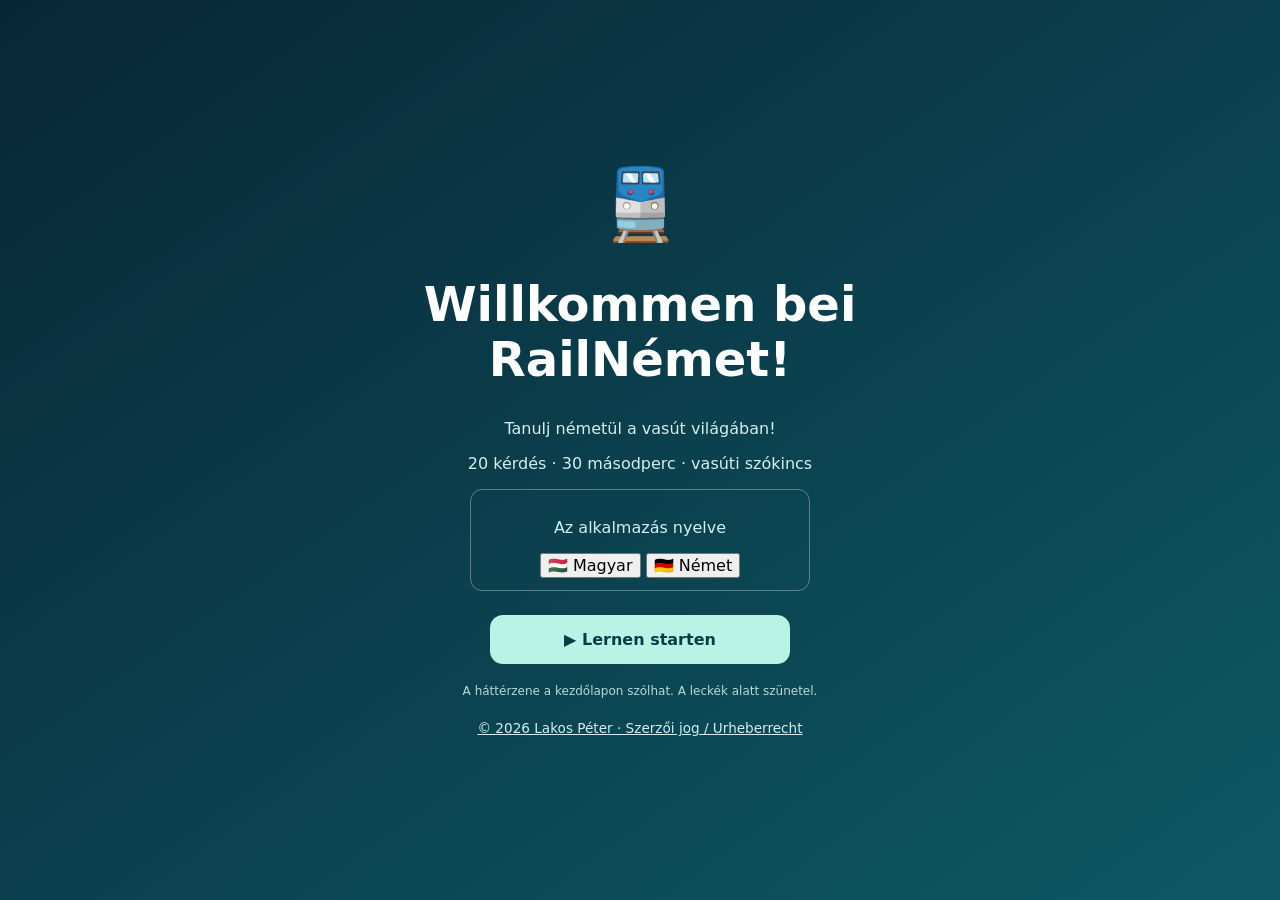
<file: index.html>
<!DOCTYPE html>
<html lang="hu">
<head>
  <meta charset="utf-8">
  <meta name="viewport" content="width=device-width, initial-scale=1, viewport-fit=cover">
  <meta name="theme-color" content="#0e2635">
  <meta name="apple-mobile-web-app-capable" content="yes">
  <meta name="apple-mobile-web-app-title" content="RailDeutsch">
  <meta name="description" content="RailDeutsch – vasúti némettanulás">
  <link rel="manifest" href="manifest.webmanifest">
  <link rel="icon" href="icon-192.png">
  <link rel="apple-touch-icon" href="icon-192.png">
  <link rel="stylesheet" href="styles.css">
  <link rel="stylesheet" href="quiz-v07.css">
  <link rel="stylesheet" href="bahnwissen-v09.css?v=09">
  <link rel="stylesheet" href="raildeutsch-v10.css?v=100">
  <link rel="stylesheet" href="raildeutsch-v111-fix.css?v=1112">
  <link rel="stylesheet" href="raildeutsch-tools-stable.css?v=112">
  <title>RailDeutsch v1.1</title>
</head>
<body>
  <div id="app"></div>
  <script src="app.js" defer></script>
  <script src="music-player.js?v=1112" defer></script>
  <script src="bahnwissen-v09.js?v=09" defer></script>
  <script src="raildeutsch-v10.js?v=100" defer></script>
  <script src="raildeutsch-v111-fix.js?v=1112" defer></script>
  <script src="raildeutsch-layout-fix.js?v=112" defer></script>
  <script src="raildeutsch-support.js?v=113" defer></script>
  <script src="copyright-link.js?v=1" defer></script>
</body>
</html>
</file>
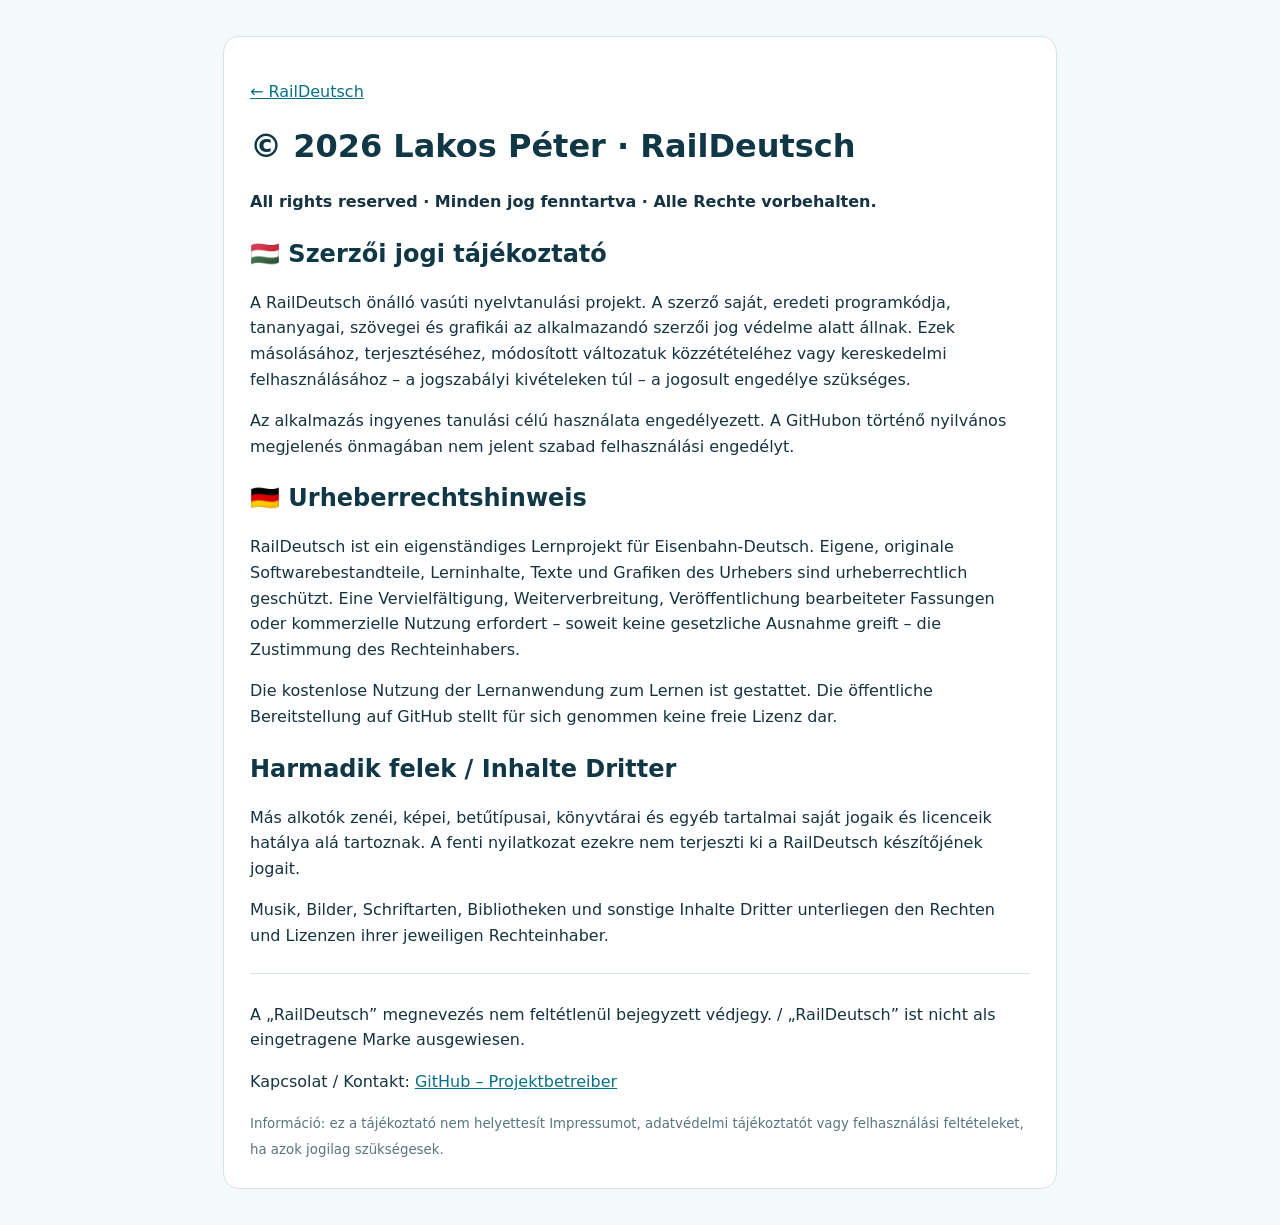
<file: copyright.html>
<!doctype html>
<html lang="hu"><head><meta charset="utf-8"><meta name="viewport" content="width=device-width,initial-scale=1"><meta name="theme-color" content="#0e2635"><title>RailDeutsch – Szerzői jog / Urheberrecht</title>
<style>body{font:16px/1.6 system-ui,sans-serif;margin:0;color:#153341;background:#f4f9fa}main{max-width:780px;margin:36px auto;padding:26px;background:white;border:1px solid #d6e5e8;border-radius:16px}h1,h2{line-height:1.3;color:#103746}a{color:#087084}small{color:#597581}section{margin:24px 0}footer{padding-top:12px;border-top:1px solid #d6e5e8}</style></head><body><main>
<p><a href="./">← RailDeutsch</a></p><h1>© 2026 Lakos Péter · RailDeutsch</h1><p><strong>All rights reserved · Minden jog fenntartva · Alle Rechte vorbehalten.</strong></p>
<section lang="hu"><h2>🇭🇺 Szerzői jogi tájékoztató</h2><p>A RailDeutsch önálló vasúti nyelvtanulási projekt. A szerző saját, eredeti programkódja, tananyagai, szövegei és grafikái az alkalmazandó szerzői jog védelme alatt állnak. Ezek másolásához, terjesztéséhez, módosított változatuk közzétételéhez vagy kereskedelmi felhasználásához – a jogszabályi kivételeken túl – a jogosult engedélye szükséges.</p><p>Az alkalmazás ingyenes tanulási célú használata engedélyezett. A GitHubon történő nyilvános megjelenés önmagában nem jelent szabad felhasználási engedélyt.</p></section>
<section lang="de"><h2>🇩🇪 Urheberrechtshinweis</h2><p>RailDeutsch ist ein eigenständiges Lernprojekt für Eisenbahn-Deutsch. Eigene, originale Softwarebestandteile, Lerninhalte, Texte und Grafiken des Urhebers sind urheberrechtlich geschützt. Eine Vervielfältigung, Weiterverbreitung, Veröffentlichung bearbeiteter Fassungen oder kommerzielle Nutzung erfordert – soweit keine gesetzliche Ausnahme greift – die Zustimmung des Rechteinhabers.</p><p>Die kostenlose Nutzung der Lernanwendung zum Lernen ist gestattet. Die öffentliche Bereitstellung auf GitHub stellt für sich genommen keine freie Lizenz dar.</p></section>
<section><h2>Harmadik felek / Inhalte Dritter</h2><p>Más alkotók zenéi, képei, betűtípusai, könyvtárai és egyéb tartalmai saját jogaik és licenceik hatálya alá tartoznak. A fenti nyilatkozat ezekre nem terjeszti ki a RailDeutsch készítőjének jogait.</p><p>Musik, Bilder, Schriftarten, Bibliotheken und sonstige Inhalte Dritter unterliegen den Rechten und Lizenzen ihrer jeweiligen Rechteinhaber.</p></section>
<footer><p>A „RailDeutsch” megnevezés nem feltétlenül bejegyzett védjegy. / „RailDeutsch” ist nicht als eingetragene Marke ausgewiesen.</p><p>Kapcsolat / Kontakt: <a href="https://github.com/lakos9517-coder/RailDeutsch-PWA-v0.2">GitHub – Projektbetreiber</a></p><small>Információ: ez a tájékoztató nem helyettesít Impressumot, adatvédelmi tájékoztatót vagy felhasználási feltételeket, ha azok jogilag szükségesek.</small></footer>
</main></body></html>
</file>
<file: styles.css>
*{box-sizing:border-box}body{margin:0;background:#f2f6f8;color:#163041;font:16px system-ui,-apple-system,"Segoe UI",sans-serif}button,select{font:inherit}button{cursor:pointer}button:focus-visible,select:focus-visible{outline:3px solid #eead4b;outline-offset:2px}.wrap{max-width:680px;min-height:100vh;margin:auto;background:#fff;padding-bottom:48px}.head{background:#0e2635;color:#fff;padding:26px 20px 28px}.brand{display:flex;gap:12px;align-items:center;font-size:25px;font-weight:800}.logo{background:#14a6a0;border-radius:14px;padding:8px;font-size:26px}.sub{color:#b3cbd3;font-size:13px;margin-top:8px}.main{padding:20px}.kicker{font-size:12px;letter-spacing:1px;text-transform:uppercase;color:#557080;font-weight:700}.h{font-size:25px;font-weight:800;margin:7px 0 8px}.muted{color:#607784}.panel{background:#f3f8fa;border:1px solid #dbe7eb;border-radius:18px;padding:16px;margin:15px 0}.row{display:flex;align-items:center;gap:9px;justify-content:space-between}.seg{display:flex;gap:8px;margin-top:10px}.seg button{flex:1;padding:13px;border:1px solid #c6d8dd;background:#fff;border-radius:12px;font-weight:700}.seg button.on{background:#0e5965;border-color:#0e5965;color:white}.langs{display:grid;grid-template-columns:1fr 1fr;gap:12px}.langs label{font-size:13px;font-weight:600}.langs select{display:block;margin-top:6px;width:100%;padding:11px;border:1px solid #c4d7dd;background:white;border-radius:10px}.cards{display:grid;gap:10px}.lesson{border:1px solid #d9e5e9;background:white;border-radius:15px;padding:14px;text-align:left;display:flex;gap:12px;align-items:center;width:100%;color:#163041}.lesson:active{background:#edf7f7}.emoji{background:#eaf5f6;border-radius:12px;padding:13px;font-size:23px}.title{font-weight:750}.mini{font-size:12px;color:#66808e;margin-top:4px}.pill{font-size:11px;background:#e0f6ed;color:#157957;border-radius:50px;padding:5px 7px;font-weight:750}.pill.out{background:#edf0f2;color:#74828d}.right{margin-left:auto}.back{border:none;background:none;padding:8px 0;color:#0d6772;font-weight:700}.progress{height:8px;border-radius:30px;background:#e5eeef;overflow:hidden;margin:16px 0}.progress>div{height:100%;background:#12a59b}.question{font-size:22px;font-weight:800;line-height:1.35;margin:14px 0 20px}.option{width:100%;text-align:left;border:1px solid #ccdce2;border-radius:13px;padding:16px;margin-bottom:10px;background:white;color:#213d4e}.option.good{border:2px solid #20a779;background:#e4f8ef}.option.bad{border:2px solid #d85858;background:#fff1f1}.feedback{padding:15px;background:#f0f7f5;border-radius:12px;margin:15px 0}.primary{border:0;background:#0d6672;color:white;border-radius:13px;padding:15px 18px;font-weight:800;width:100%;margin-top:12px}.primary:disabled{opacity:.45}.notice{font-size:12px;color:#6c7f8a;line-height:1.5;margin-top:16px}.stat{font-weight:750;color:#0c6e68}.badge{background:#ddf5ef;color:#096c59;padding:6px 10px;border-radius:50px;font-size:13px}.footer{margin-top:18px;font-size:12px;color:#748791}.complete{text-align:center;padding:30px 8px}.complete .big{font-size:54px}.install{background:#e7f5fb;border-radius:12px;padding:13px;margin-top:18px;font-size:14px}
</file>
<file: quiz-v07.css>
.rd-welcome{min-height:100dvh;display:flex;align-items:center;justify-content:center;padding:28px;background:linear-gradient(145deg,#092637,#0d5963);color:#fff;text-align:center}.rd-welcome-inner{max-width:500px}.rd-welcome h1{font-size:clamp(30px,7vw,48px);line-height:1.15}.rd-welcome p{color:#d5eeee}.rd-welcome .primary{background:#b9f3e5;color:#093c48;cursor:pointer}.rd-welcome .mini{color:#b9d8da;margin-top:20px}.rd-modes{display:grid;grid-template-columns:repeat(3,minmax(0,1fr));gap:7px;margin-top:12px}.rd-modes button{padding:12px 5px;border-radius:12px;background:#fff;border:1px solid #bfd2d6;font-size:13px;font-weight:700;color:#163041}.rd-modes button.selected{border:2px solid #0c7780;background:#d9f7ed}.rd-modes small{font-size:10px;font-weight:400}.rd-timer{font-weight:800;color:#0a5d63}.rd-music{background:#eaf6f5;border-radius:16px;padding:15px;margin-top:15px}@media(max-width:420px){.rd-modes{gap:4px}.rd-modes button{font-size:12px;padding:9px 2px}}
.rd-illustration{margin:16px auto;padding:16px;max-width:310px;min-height:132px;background:linear-gradient(145deg,#e6f3f5,#f8fafc);border:2px solid #ccdee5;border-radius:20px;display:flex;justify-content:center;align-items:center}.rd-illustration span{font-size:80px;line-height:1.2}.option{overflow-wrap:anywhere}
</file>
<file: bahnwissen-v09.css>
#bw09-launch{position:fixed;bottom:20px;right:18px;z-index:900;border:0;border-radius:50px;padding:13px 19px;background:#146d78;color:white;font:700 15px system-ui,sans-serif;box-shadow:0 5px 20px #0019;cursor:pointer}#bw09-launch[hidden]{display:none}#bw09-root{font:15px/1.55 system-ui,Arial,sans-serif;color:#14313b}#bw09-root *{box-sizing:border-box}#bw09-root:not(.bw09-open){display:none}.bw09-no-scroll{overflow:hidden}.bw09-shade{position:fixed;inset:0;background:#061c25b9;z-index:1000}.bw09-panel{position:fixed;inset:3vh 3vw;max-width:1100px;margin:auto;background:#f8fcfd;border-radius:18px;z-index:1001;overflow:auto;box-shadow:0 20px 80px #0019}.bw09-head{background:#103644;color:#fff;display:flex;align-items:center;justify-content:space-between;padding:16px 24px}.bw09-head h2{margin:0;font-size:25px}.bw09-head p{margin:3px 0;color:#d0e5e7}.bw09-head small{color:#8ed8ce}.bw09-close{border:0;border-radius:8px;background:#ffffff29;color:#fff;padding:8px 12px;cursor:pointer}.bw09-body{padding:20px}.bw09-tabs{display:flex;gap:10px;margin-bottom:20px;flex-wrap:wrap}.bw09-tabs button{border:1px solid #c4d5d9;border-radius:9px;padding:10px 16px;cursor:pointer;background:white;color:#153947;font-weight:700}.bw09-tabs button[aria-pressed=true]{background:#136d77;border-color:#136d77;color:white}.bw09-split{display:grid;grid-template-columns:250px minmax(0,1fr);gap:20px}.bw09-nav{display:flex;flex-direction:column;gap:7px}.bw09-nav button{text-align:left;padding:12px;border:1px solid #d1e1e4;border-radius:9px;background:white;color:#153744;cursor:pointer;font-weight:700}.bw09-nav small{display:block;color:#657983;font-weight:400}.bw09-nav button[aria-current=true]{background:#d8f0ed;border-color:#59aa9e}.bw09-article{background:white;border:1px solid #d8e6e9;border-radius:13px;padding:23px;min-width:0}.bw09-article h3{font-size:23px;margin:5px 0 0}.bw09-article h4{font-size:16px;margin:18px 0 7px}.bw09-hu-sub{color:#677d86}.bw09-kicker{font-size:12px;letter-spacing:.04em;text-transform:uppercase;font-weight:800;color:#176975}.bw09-article p{margin:7px 0}.bw09-words{border:1px solid #d8e6e9;border-radius:8px;overflow:hidden}.bw09-words div{display:flex;gap:8px;justify-content:space-between;padding:9px 12px;border-bottom:1px solid #e6eeee}.bw09-words div:last-child{border-bottom:0}.bw09-words span{color:#526f79;text-align:right}.bw09-quiz{margin-top:24px;background:#edf7f7;border-radius:11px;padding:16px}.bw09-option{display:block;width:100%;text-align:left;margin:7px 0;padding:11px 12px;border:1px solid #c3dbdf;border-radius:8px;color:#153947;background:#fff;cursor:pointer}.bw09-option.is-right{border-color:#179568;background:#def6e8}.bw09-option.is-wrong{border-color:#ce5e5e;background:#fce8e8}.bw09-feedback{font-weight:600}.bw09-next{border:0;border-radius:8px;padding:10px 14px;background:#166b77;color:white;cursor:pointer;margin-top:10px}.bw09-note{font-size:12px;color:#617983;margin-top:15px}@media(max-width:700px){.bw09-panel{inset:0;border-radius:0}.bw09-body{padding:12px}.bw09-split{grid-template-columns:1fr}.bw09-nav{flex-direction:row;overflow:auto}.bw09-nav button{min-width:170px}.bw09-article{padding:16px}.bw09-head{padding:12px}.bw09-words div{display:block}.bw09-words span{display:block;text-align:left}}
</file>
<file: raildeutsch-v10.css>
#rd10-launch{position:fixed;right:18px;bottom:20px;z-index:1500;background:#0d6777;color:white;border:2px solid #a9e7dc;border-radius:18px;padding:12px 18px;font:700 15px system-ui;box-shadow:0 8px 26px #071b2c70;cursor:pointer}#rd10-panel{position:fixed;inset:0;z-index:2000;background:#09212eea;overflow:auto;color:#172c36;font:16px/1.5 system-ui,sans-serif;padding:18px}#rd10-panel *{box-sizing:border-box}#rd10-panel .rd10-wrap{max-width:820px;margin:0 auto;background:#f7fcff;border-radius:22px;padding:22px;min-height:80vh}#rd10-panel h1,#rd10-panel h2{line-height:1.2;color:#123949}#rd10-panel .rd10-top{display:flex;justify-content:space-between;align-items:center;gap:12px}#rd10-panel button{cursor:pointer;border:1px solid #cadce2;border-radius:12px;background:white;color:#133d4a;padding:12px;font:inherit}#rd10-panel button:focus-visible,#rd10-launch:focus-visible{outline:3px solid orange;outline-offset:2px}#rd10-panel .rd10-primary{background:#0f7180;color:white;border-color:#0f7180;font-weight:700}#rd10-panel .rd10-modes{display:grid;grid-template-columns:repeat(auto-fit,minmax(210px,1fr));gap:12px;margin:20px 0}#rd10-panel .rd10-modes button{text-align:left;min-height:112px;font-weight:700}#rd10-panel .rd10-muted{color:#476671;font-size:14px}#rd10-panel .rd10-options{display:grid;gap:10px;margin:18px 0}#rd10-panel .rd10-options button{text-align:left}#rd10-panel .rd10-options button:disabled{opacity:1}#rd10-panel .rd10-right{border-color:#138452!important;background:#e1f8e9!important}#rd10-panel .rd10-wrong{border-color:#b03040!important;background:#ffe8eb!important}#rd10-panel .rd10-feedback{border-radius:12px;background:#e7f0f4;padding:12px;margin:10px 0}#rd10-panel .rd10-input{width:100%;font:inherit;padding:14px;border:1px solid #b3cdd4;border-radius:12px}#rd10-panel .rd10-toolbar{display:flex;flex-wrap:wrap;gap:8px;margin:15px 0}#rd10-panel .rd10-counter{font-variant-numeric:tabular-nums;color:#476671}#rd10-panel .rd10-warning{background:#fff7de;border-radius:10px;padding:10px;font-size:14px}
</file>
<file: raildeutsch-v111-fix.css>
/* Integrated learning shortcuts remain inside the lesson menu. */
#rd-learning-tools{background:#f1f9fa;color:#173d49;border:1px solid #c5dce1;border-radius:16px;padding:16px;margin:18px 0;}
#rd-learning-tools h2{font-size:18px;margin:0 0 6px}#rd-learning-tools p{margin:0 0 12px}
#rd-learning-tools .rd-tools-grid{display:flex;gap:10px;flex-wrap:wrap}
#rd-learning-tools button{display:inline-flex!important;position:static!important;inset:auto!important;flex:1 1 160px;justify-content:center;align-items:center;border-radius:12px;padding:13px!important;min-width:140px;cursor:pointer}
#bw09-launch[hidden],#rd10-launch[hidden]{display:none!important}
</file>
<file: raildeutsch-tools-stable.css>
#rd-learning-tools { box-sizing:border-box; padding:20px; margin:18px 0; border:1px solid #d4e5e9; border-radius:18px; background:#f2f8f9; }
#rd-learning-tools h2 { margin:0 0 6px; font-size:1.15rem; }
#rd-learning-tools p { margin:0 0 14px; color:#536d7d; }
.rd-stable-buttons { display:grid; grid-template-columns:repeat(2,minmax(0,1fr)); gap:12px; }
#rd-learning-tools .rd-stable-button { position:static!important; display:block!important; width:100%; min-height:48px; padding:12px; background:#086575; color:#fff; border:0; border-radius:12px; font:inherit; font-weight:700; cursor:pointer; }
@media(max-width:480px){.rd-stable-buttons{grid-template-columns:1fr}}
</file>
